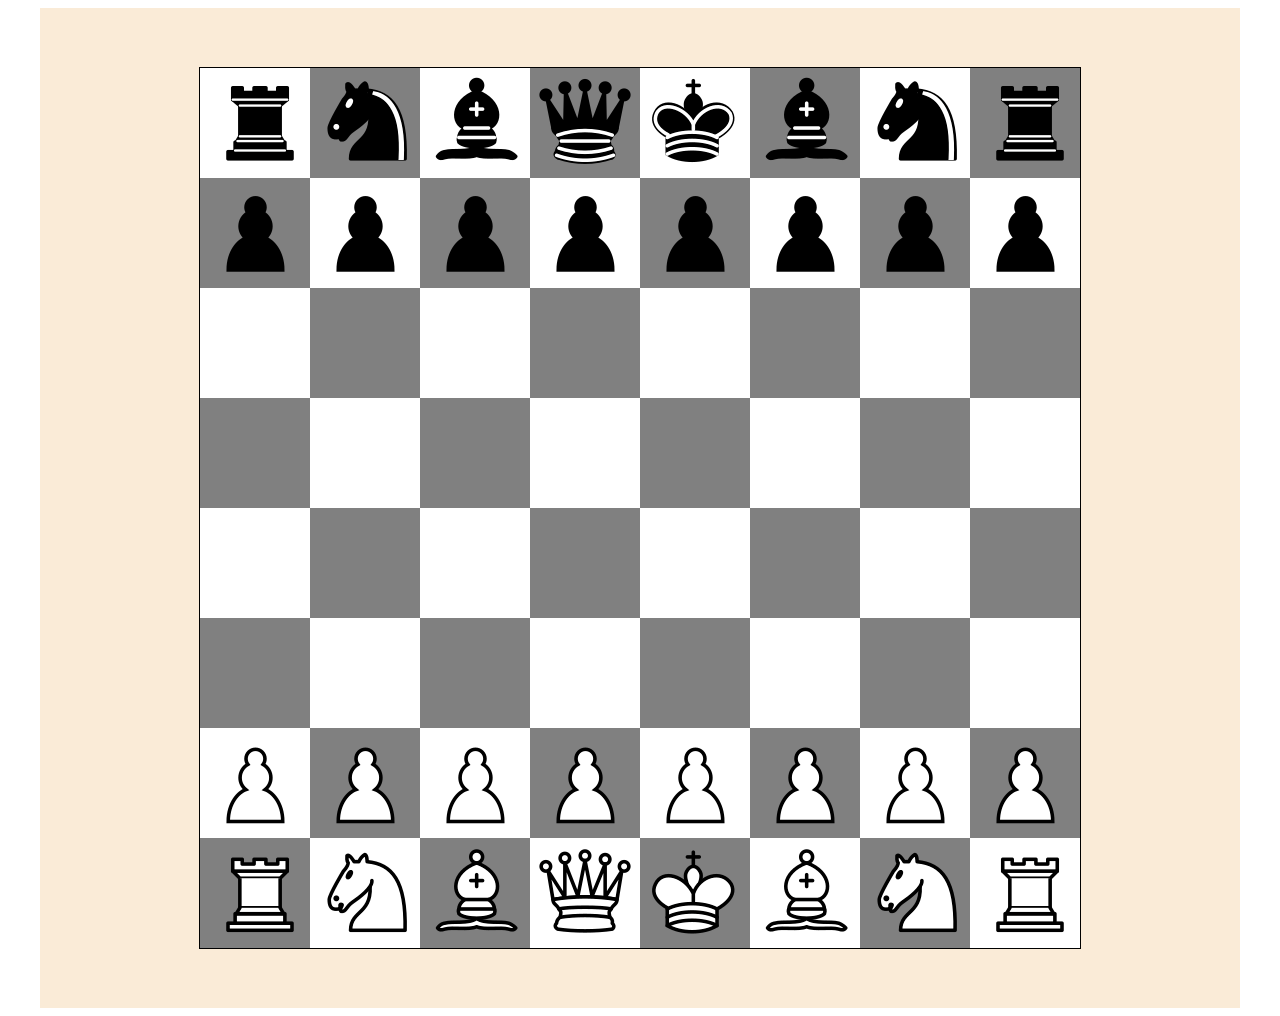
<file: Chess/index.html>
<!doctype html>
<html lang="en">
<head>
    <meta charset="UTF-8">
    <meta name="viewport"
          content="width=device-width, user-scalable=no, initial-scale=1.0, maximum-scale=1.0, minimum-scale=1.0">
    <meta http-equiv="X-UA-Compatible" content="ie=edge">
    <link rel="stylesheet" href="style/style.css">
    <script src="chess.js" defer></script>
    <title>Document</title>
</head>
<body>
    <div id="container" class="container"></div>
</body>
</html>
</file>
<file: Chess/style/style.css>
.container {
  width: 1200px;
  height: 1000px;
  background-color: antiquewhite;
  margin: 0 auto;
  display: flex;
  justify-content: center;
  align-items: center; }

.table {
  height: 880px;
  width: 880px;
  border: 1px solid black;
  display: grid;
  grid-template-columns: repeat(8, 110px);
  grid-template-rows: repeat(8, 110px); }
  .table .black-cell {
    background-color: gray; }
  .table .white-cell {
    background-color: white; }
  .table .chess-piece {
    background-image: url("../images/chess-pieces.png"); }
    .table .chess-piece:hover {
      border: 1px solid blue; }
  .table .take-piece {
    border: 2px solid green; }
  .table .possible-step {
    border: 2px solid green; }
  .table .chess-piece-white {
    background-position-y: 0; }
  .table .chess-piece-black {
    background-position-y: 105px; }
  .table .king {
    background-position-x: 0px; }
  .table .queen {
    background-position-x: -105px; }
  .table .bishop {
    background-position-x: -210px; }
  .table .knight {
    background-position-x: -315px; }
  .table .rook {
    background-position-x: -420px; }
  .table .pawn {
    background-position-x: -530px; }

/*# sourceMappingURL=style.css.map */
</file>
